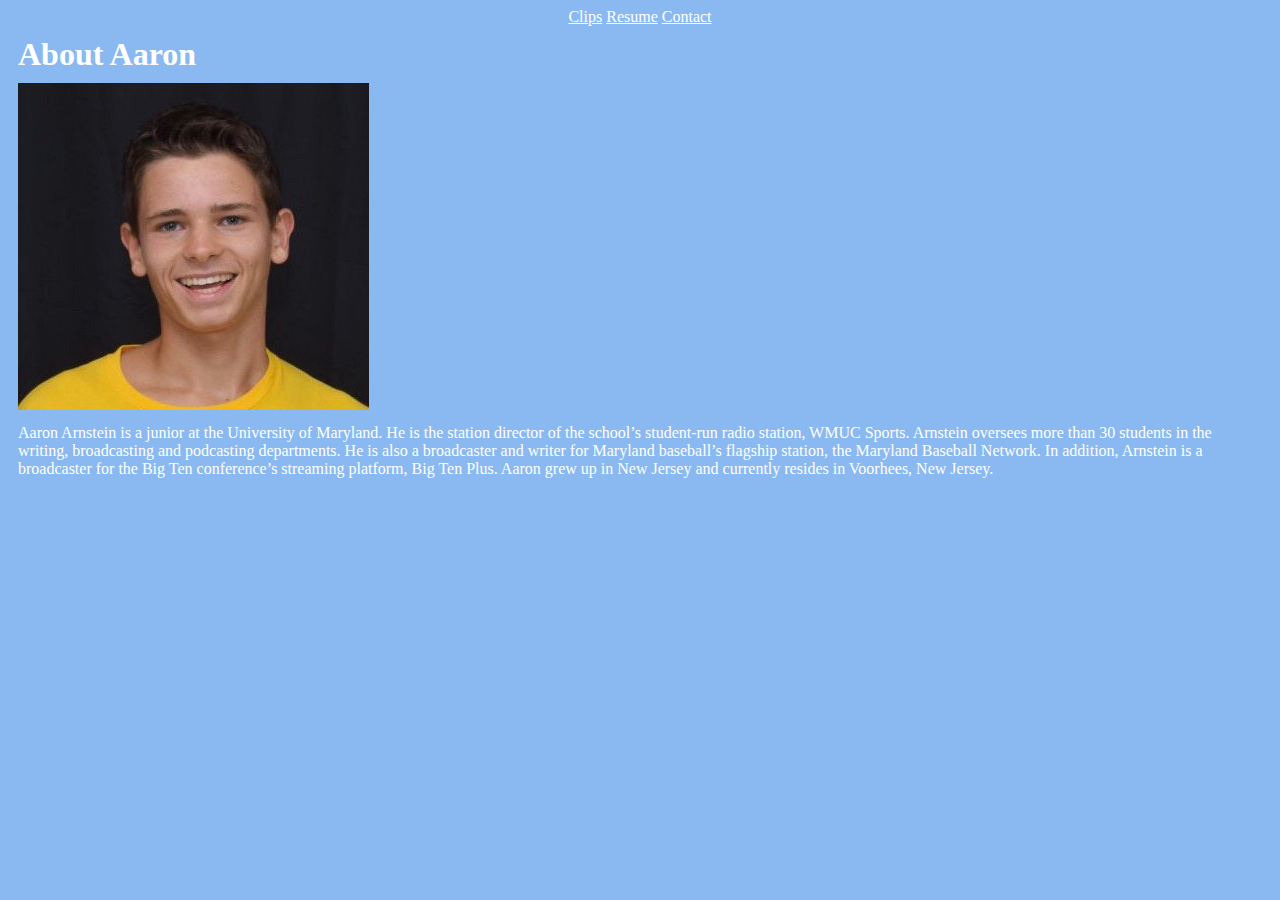
<file: index.html>
<!DOCTYPE html>
<html lang="en">

<head>
    <meta charset="UTF-8">
    <meta name="viewport" content="width=device-width, initial-scale=1.0">
    <meta http-equiv="X-UA-Compatible" content="ie=edge">
    <title>About - Aaron Arnstein</title>
    <meta name="description"
        content="Aaron Arnstein is a junior at the University of Maryland. He is the station director of the school’s student-run radio station, WMUC Sports.">

    <!---->
    <link rel="preconnect" href="https://fonts.googleapis.com">
    <link rel="preconnect" href="https://fonts.gstatic.com" crossorigin>
    <link href="https://fonts.googleapis.com/css2?family=Abyssinica+SIL&family=Orbitron&display=swap" rel="stylesheet">
    <!---->
    <link href="https://cdn.jsdelivr.net/npm/bootstrap@5.2.1/dist/css/bootstrap.min.css" rel="stylesheet"
        integrity="sha384-iYQeCzEYFbKjA/T2uDLTpkwGzCiq6soy8tYaI1GyVh/UjpbCx/TYkiZhlZB6+fzT" crossorigin="anonymous">
    <link rel="stylesheet" href="site/css/site.css">
</head>

<body class="about">
    <div class="spacing>" <main>
        <div class="menu">
            <nav>
                <a href="/clips">Clips</a>
                <a href="/resume">Resume</a>
                <a href="/contact">Contact</a>
            </nav>
        </div>

        <h1>About Aaron</h1>
        <div class="picture">
            <div class="col-md-2">
                <img src="site/images/arnstein_headshot.jpg" alt="Aaron Arnstein" class="img-fluid">

            </div>
            <div class="col-md-6">
            </div>
        </div>
        </main>


        <p>Aaron Arnstein is a junior at the University of Maryland. He is the station director of the school’s
            student-run radio station, WMUC Sports. Arnstein oversees more than 30 students in the writing, broadcasting
            and podcasting departments. He is also a broadcaster and writer for Maryland baseball’s flagship station,
            the Maryland Baseball Network. In addition, Arnstein is a broadcaster for the Big Ten conference’s streaming
            platform, Big Ten Plus. Aaron grew up in New Jersey and currently resides in Voorhees, New Jersey.</p>
    </div>

    <script src="https://cdn.jsdelivr.net/npm/bootstrap@5.2.1/dist/js/bootstrap.bundle.min.js"
        integrity="sha384-u1OknCvxWvY5kfmNBILK2hRnQC3Pr17a+RTT6rIHI7NnikvbZlHgTPOOmMi466C8"
        crossorigin="anonymous"></script>

</body>

</html>
</file>
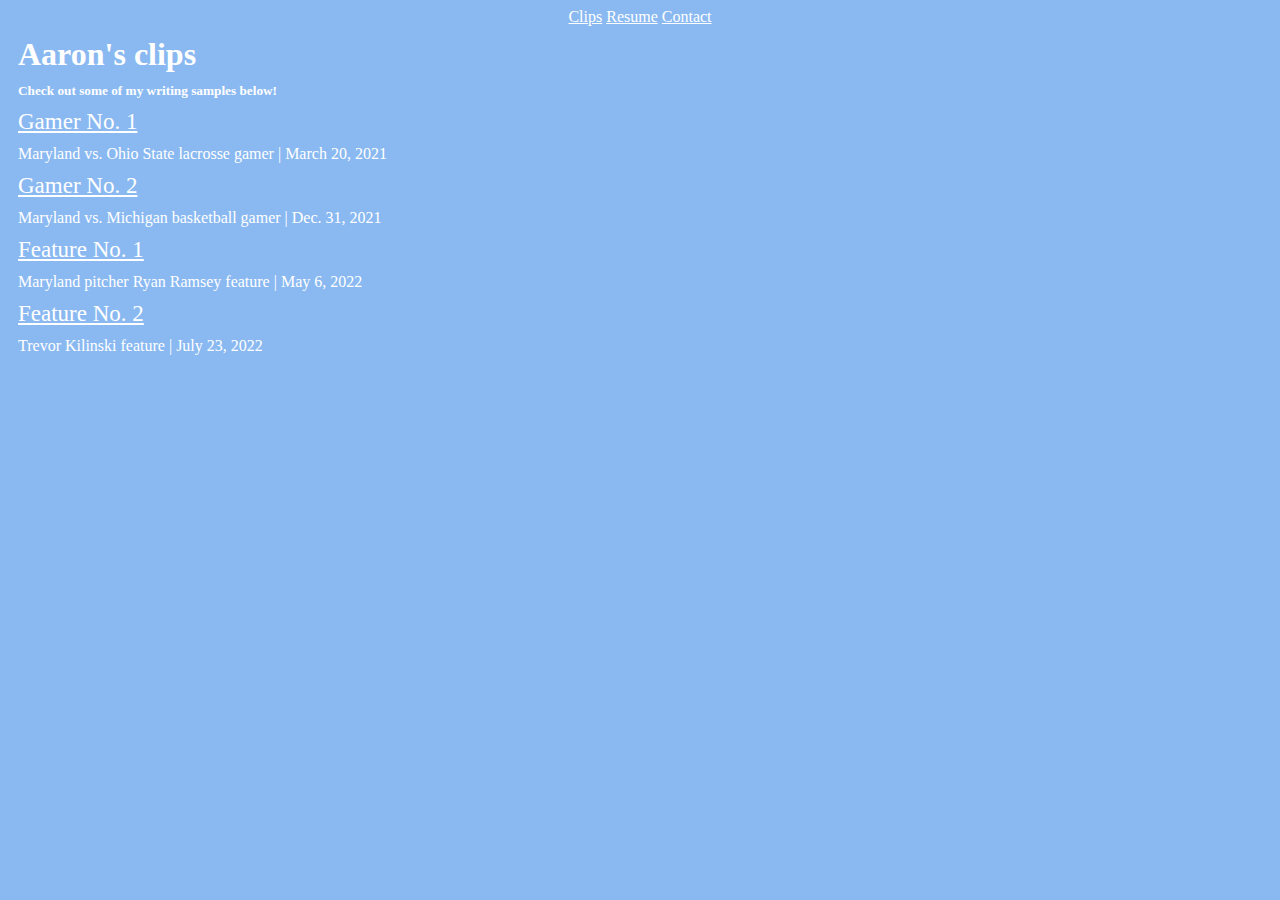
<file: clips/index.html>
<!DOCTYPE html>
<html lang="en">

<head>
    <meta charset="UTF-8">
    <meta name="viewport" content="width=device-width, initial-scale=1.0">
    <meta http-equiv="X-UA-Compatible" content="ie=edge">
    <title>Clips - Aaron Arnstein</title>
    <meta name="description"
        content="Aaron Arnstein is a junior at the University of Maryland. He is the station director of the school’s student-run radio station, WMUC Sports.">

    <!---->
    <link rel="preconnect" href="https://fonts.googleapis.com">
    <link rel="preconnect" href="https://fonts.gstatic.com" crossorigin>
    <link href="https://fonts.googleapis.com/css2?family=Abyssinica+SIL&family=Orbitron&display=swap" rel="stylesheet">
    <!---->
    <link href="https://cdn.jsdelivr.net/npm/bootstrap@5.2.1/dist/css/bootstrap.min.css" rel="stylesheet"
        integrity="sha384-iYQeCzEYFbKjA/T2uDLTpkwGzCiq6soy8tYaI1GyVh/UjpbCx/TYkiZhlZB6+fzT" crossorigin="anonymous">
    <link rel="stylesheet" href="../site/css/site.css">
</head>

<body <main>
    <div class="menu">
        <nav>
            <a href="/clips">Clips</a>
            <a href="/resume">Resume</a>
            <a href="/contact">Contact</a>
        </nav>
    </div>
    </main>

    <h1>Aaron's clips</h1>
    <h5>Check out some of my writing samples below!</h5>

    <div class="navbar-nav">
        <a class="nav-link active" aria-current="page"
            href="http://wmucsports.net/no-3-maryland-lacrosse-thwarts-off-comeback-attempt-by-no-13-ohio-state-in-16-8-victory/"
            <a class="nav-link" href="/Gamer No. 1">Gamer No. 1</a>
    </div>
    <p>Maryland vs. Ohio State lacrosse gamer | March 20, 2021 </p>

    <div class="navbar-nav">
        <a class="nav-link active" aria-current="page"
            href="http://wmucsports.net/marylands-defense-falters-as-they-fall-84-70-to-no-16-michigan/" <a
            class="nav-link" href="/Gamer No. 2">Gamer No. 2</a>
    </div>
    <p>Maryland vs. Michigan basketball gamer | Dec. 31, 2021 </p>


    <div class="navbar-nav">
        <a class="nav-link active" aria-current="page" href="https://njcollegebaseballnation.ghost.io/perfect-timing/"
            <a class="nav-link" href="/Feature No. 1">Feature No. 1</a>
    </div>
    <p>Maryland pitcher Ryan Ramsey feature | May 6, 2022 </p>

    <div class="navbar-nav">
        <a class="nav-link active" aria-current="page"
            href="https://njcollegebaseballnation.ghost.io/baseball-and-boating-trevor-kilinskis-dream-summer/" <a
            class="nav-link" href="/Feature No. 2">Feature No. 2</a>
    </div>
    <p>Trevor Kilinski feature | July 23, 2022 </p>


    <script src="https://cdn.jsdelivr.net/npm/bootstrap@5.2.1/dist/js/bootstrap.bundle.min.js"
        integrity="sha384-u1OknCvxWvY5kfmNBILK2hRnQC3Pr17a+RTT6rIHI7NnikvbZlHgTPOOmMi466C8"
        crossorigin="anonymous"></script>

</body>

</html>
</file>
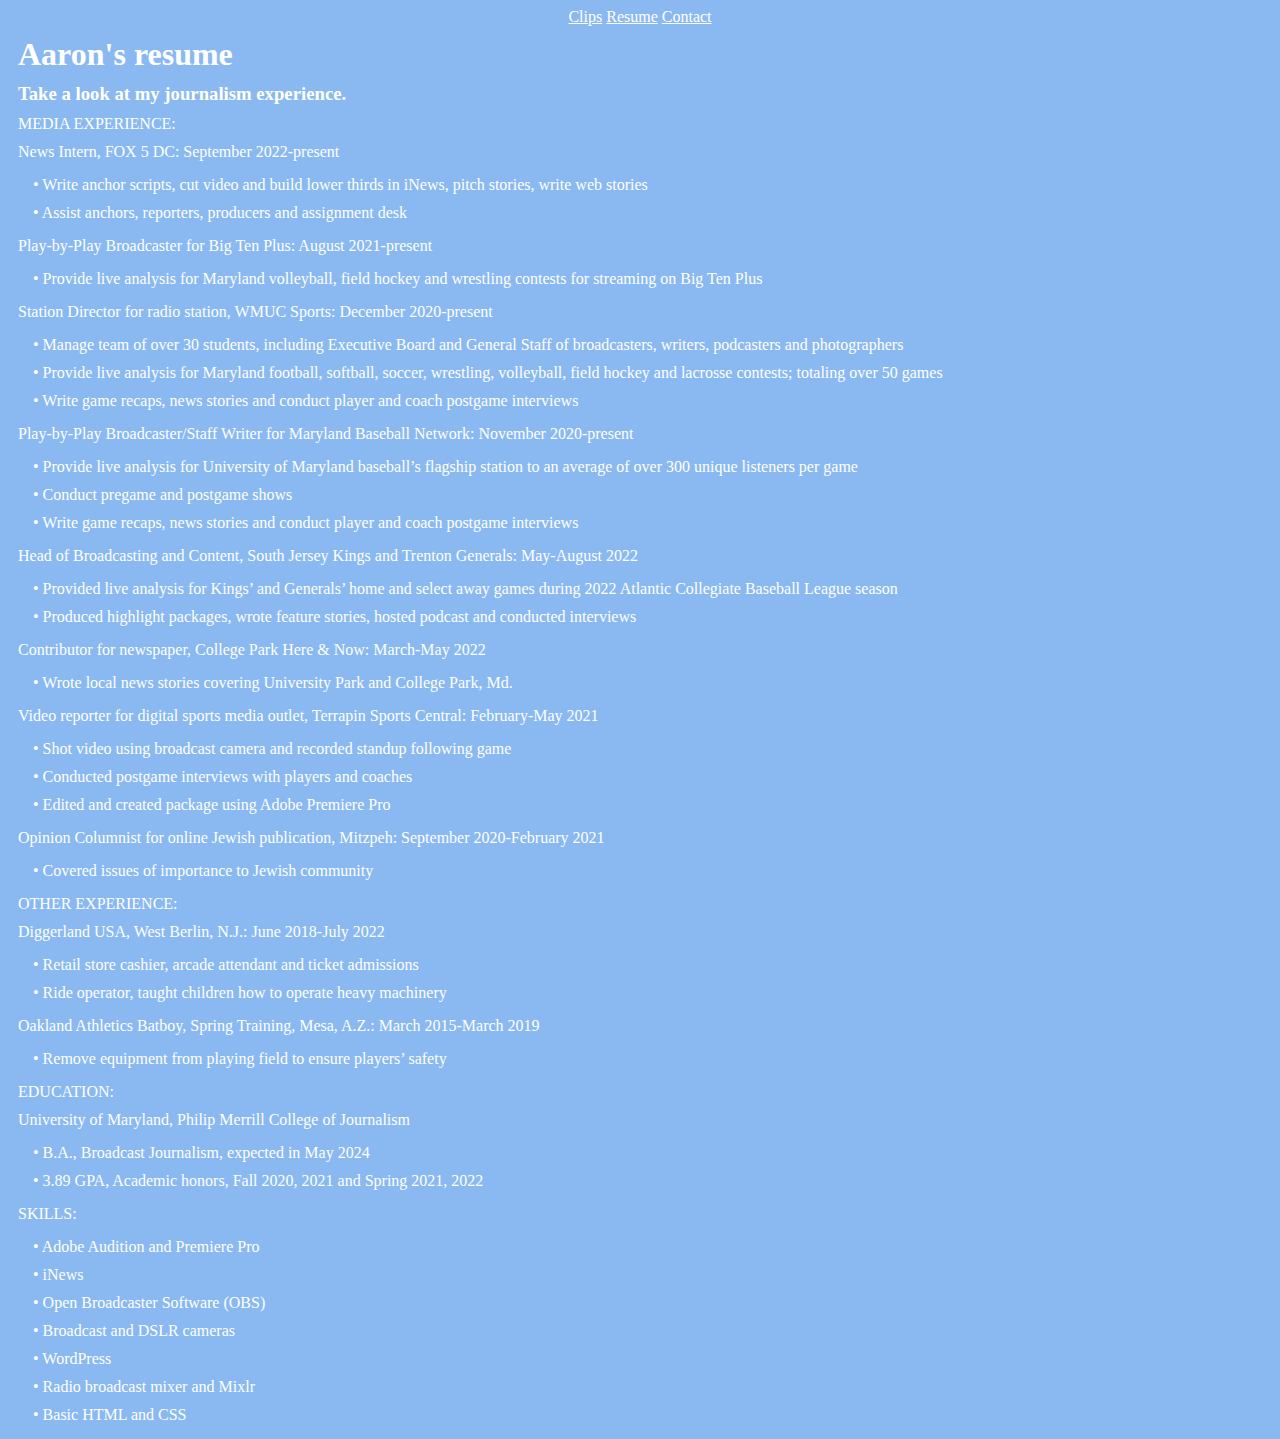
<file: resume/index.html>
<!DOCTYPE html>
<html lang="en">

<head>
    <meta charset="UTF-8">
    <meta name="viewport" content="width=device-width, initial-scale=1.0">
    <meta http-equiv="X-UA-Compatible" content="ie=edge">
    <title>Resume - Aaron Arnstein</title>
    <meta name="description"
        content="Aaron Arnstein is a junior at the University of Maryland. He is the station director of the school’s student-run radio station, WMUC Sports.">

    <!---->
    <link rel="preconnect" href="https://fonts.googleapis.com">
    <link rel="preconnect" href="https://fonts.gstatic.com" crossorigin>
    <link href="https://fonts.googleapis.com/css2?family=Abyssinica+SIL&family=Orbitron&display=swap" rel="stylesheet">
    <!---->
    <link href="https://cdn.jsdelivr.net/npm/bootstrap@5.2.1/dist/css/bootstrap.min.css" rel="stylesheet"
        integrity="sha384-iYQeCzEYFbKjA/T2uDLTpkwGzCiq6soy8tYaI1GyVh/UjpbCx/TYkiZhlZB6+fzT" crossorigin="anonymous">
    <link rel="stylesheet" href="../site/css/site.css">
</head>

<body <main>
    <div class="menu">
        <nav>
            <a href="/clips">Clips</a>
            <a href="/resume">Resume</a>
            <a href="/contact">Contact</a>
        </nav>
    </div>
    </main>

    <h1>Aaron's resume</h1>
    <h3>Take a look at my journalism experience.</h3>

    <h7>MEDIA EXPERIENCE:</h7>
    <p>News Intern, FOX 5 DC: September 2022-present</p>
    <div class="resume-list">
        <p>• Write anchor scripts, cut video and build lower thirds in iNews, pitch stories, write web stories</p>
        <p>• Assist anchors, reporters, producers and assignment desk</p>
    </div>
    <p>Play-by-Play Broadcaster for Big Ten Plus: August 2021-present</p>
    <div class="resume-list">
        <p>• Provide live analysis for Maryland volleyball, field hockey and wrestling contests for streaming on Big Ten
            Plus</p>
    </div>
    <p>Station Director for radio station, WMUC Sports: December 2020-present</p>
    <div class="resume-list">
        <p>• Manage team of over 30 students, including Executive Board and General Staff of broadcasters, writers,
            podcasters and photographers</p>
        <p>• Provide live analysis for Maryland football, softball, soccer, wrestling, volleyball, field hockey and
            lacrosse contests; totaling over 50 games</p>
        <p>• Write game recaps, news stories and conduct player and coach postgame interviews</p>
    </div>
    <p>Play-by-Play Broadcaster/Staff Writer for Maryland Baseball Network: November 2020-present</p>
    <div class="resume-list">
        <p>• Provide live analysis for University of Maryland baseball’s flagship station to an average of over 300
            unique listeners per game</p>
        <p>• Conduct pregame and postgame shows</p>
        <p>• Write game recaps, news stories and conduct player and coach postgame interviews</p>
    </div>
    <p>Head of Broadcasting and Content, South Jersey Kings and Trenton Generals: May-August 2022</p>
    <div class="resume-list">
        <p>• Provided live analysis for Kings’ and Generals’ home and select away games during 2022 Atlantic Collegiate
            Baseball League season</p>
        <p>• Produced highlight packages, wrote feature stories, hosted podcast and conducted interviews</p>
    </div>
    <p>Contributor for newspaper, College Park Here & Now: March-May 2022</p>
    <div class="resume-list">
        <p>• Wrote local news stories covering University Park and College Park, Md.</p>
    </div>
    <p>Video reporter for digital sports media outlet, Terrapin Sports Central: February-May 2021</p>
    <div class="resume-list">
        <p>• Shot video using broadcast camera and recorded standup following game</p>
        <p>• Conducted postgame interviews with players and coaches</p>
        <p>• Edited and created package using Adobe Premiere Pro</p>
    </div>
    <p>Opinion Columnist for online Jewish publication, Mitzpeh: September 2020-February 2021</p>
    <div class="resume-list">
        <p>• Covered issues of importance to Jewish community</p>
    </div>
    <h7>OTHER EXPERIENCE:</h7>
    <p>Diggerland USA, West Berlin, N.J.: June 2018-July 2022</p>
    <div class="resume-list">
        <p>• Retail store cashier, arcade attendant and ticket admissions</p>
        <p>• Ride operator, taught children how to operate heavy machinery</p>
    </div>
    <p>Oakland Athletics Batboy, Spring Training, Mesa, A.Z.: March 2015-March 2019</p>
    <div class="resume-list">
        <p>• Remove equipment from playing field to ensure players’ safety</p>
    </div>
    <h7>EDUCATION:</h7>
    <p>University of Maryland, Philip Merrill College of Journalism</p>
    <div class="resume-list">
        <p>• B.A., Broadcast Journalism, expected in May 2024</p>
        <p>• 3.89 GPA, Academic honors, Fall 2020, 2021 and Spring 2021, 2022</p>
    </div>
    <h7>SKILLS:</h7>
    <div class="resume-list">
        <p>• Adobe Audition and Premiere Pro</p>
        <p>• iNews</p>
        <p>• Open Broadcaster Software (OBS)</p>
        <p>• Broadcast and DSLR cameras</p>
        <p>• WordPress</p>
        <p>• Radio broadcast mixer and Mixlr</p>
        <p>• Basic HTML and CSS</p>
    </div>


    <script src="https://cdn.jsdelivr.net/npm/bootstrap@5.2.1/dist/js/bootstrap.bundle.min.js"
        integrity="sha384-u1OknCvxWvY5kfmNBILK2hRnQC3Pr17a+RTT6rIHI7NnikvbZlHgTPOOmMi466C8"
        crossorigin="anonymous"></script>

</body>

</html>
</file>
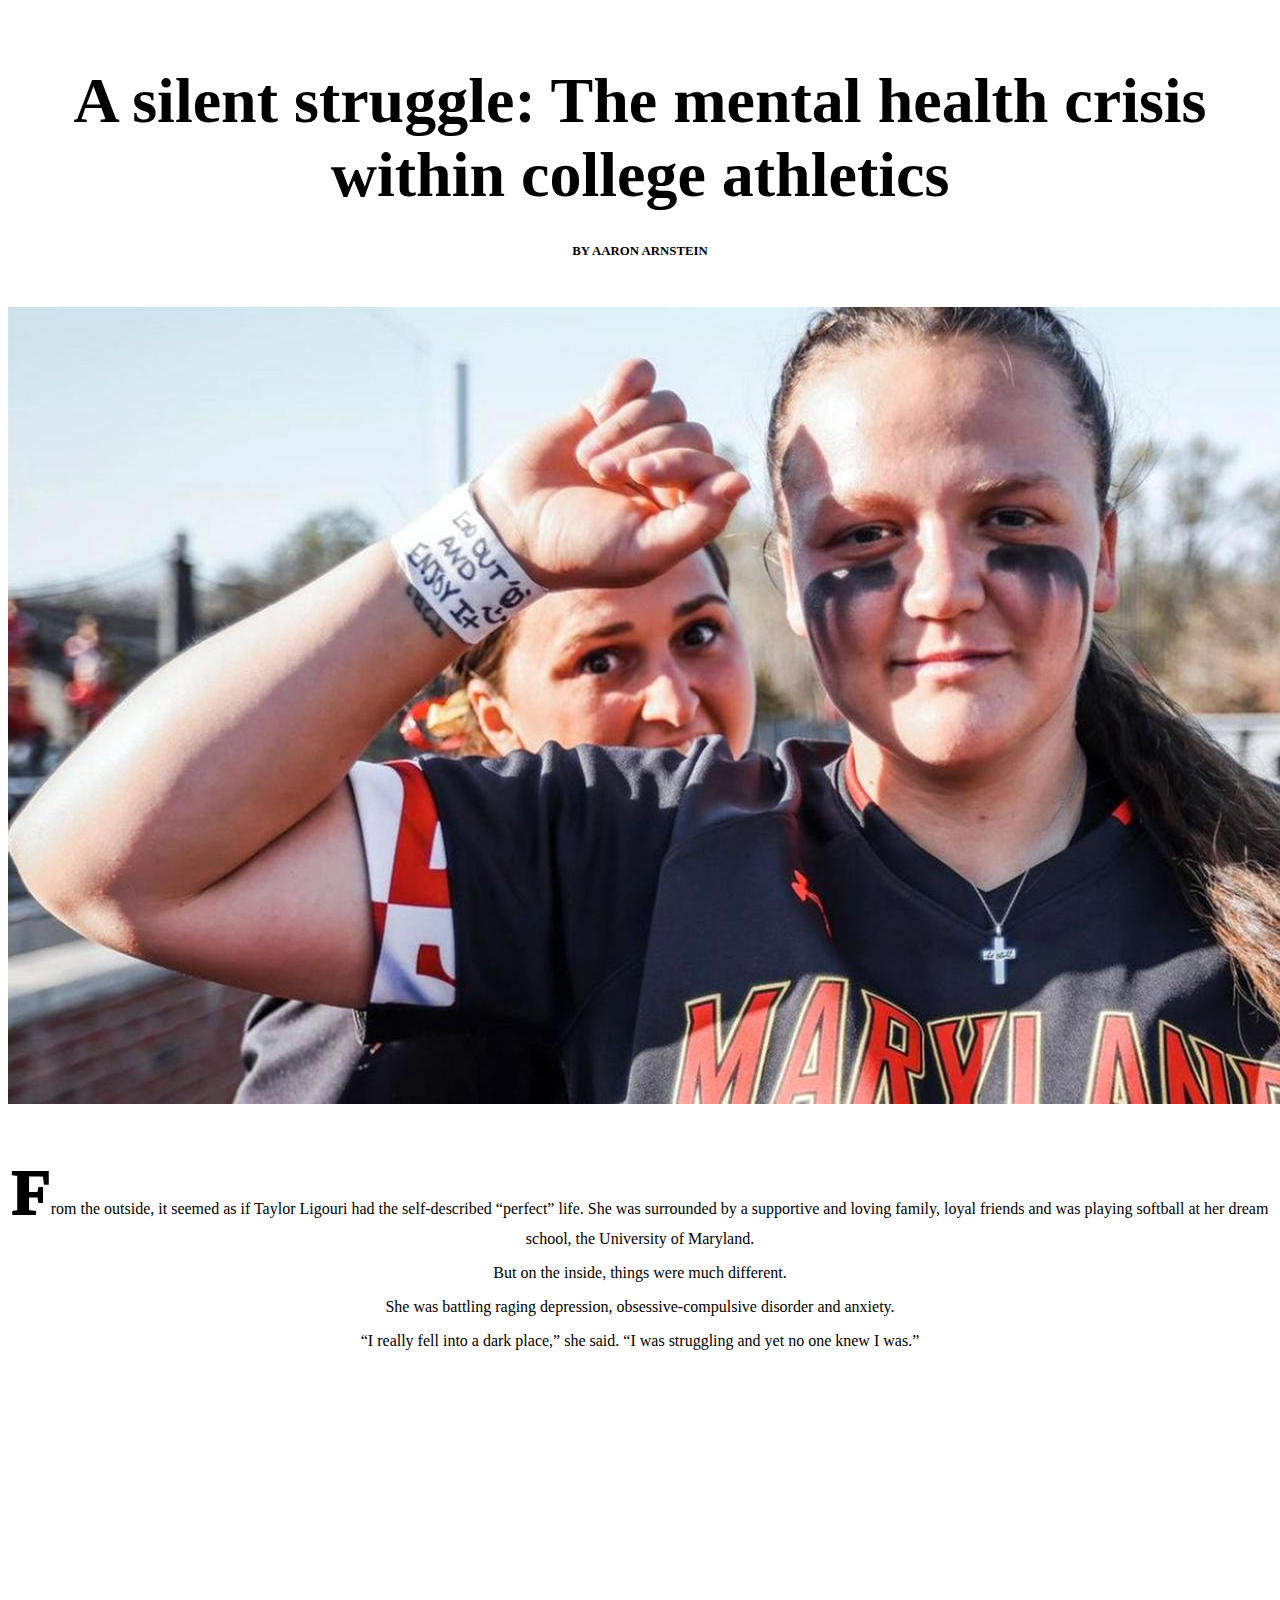
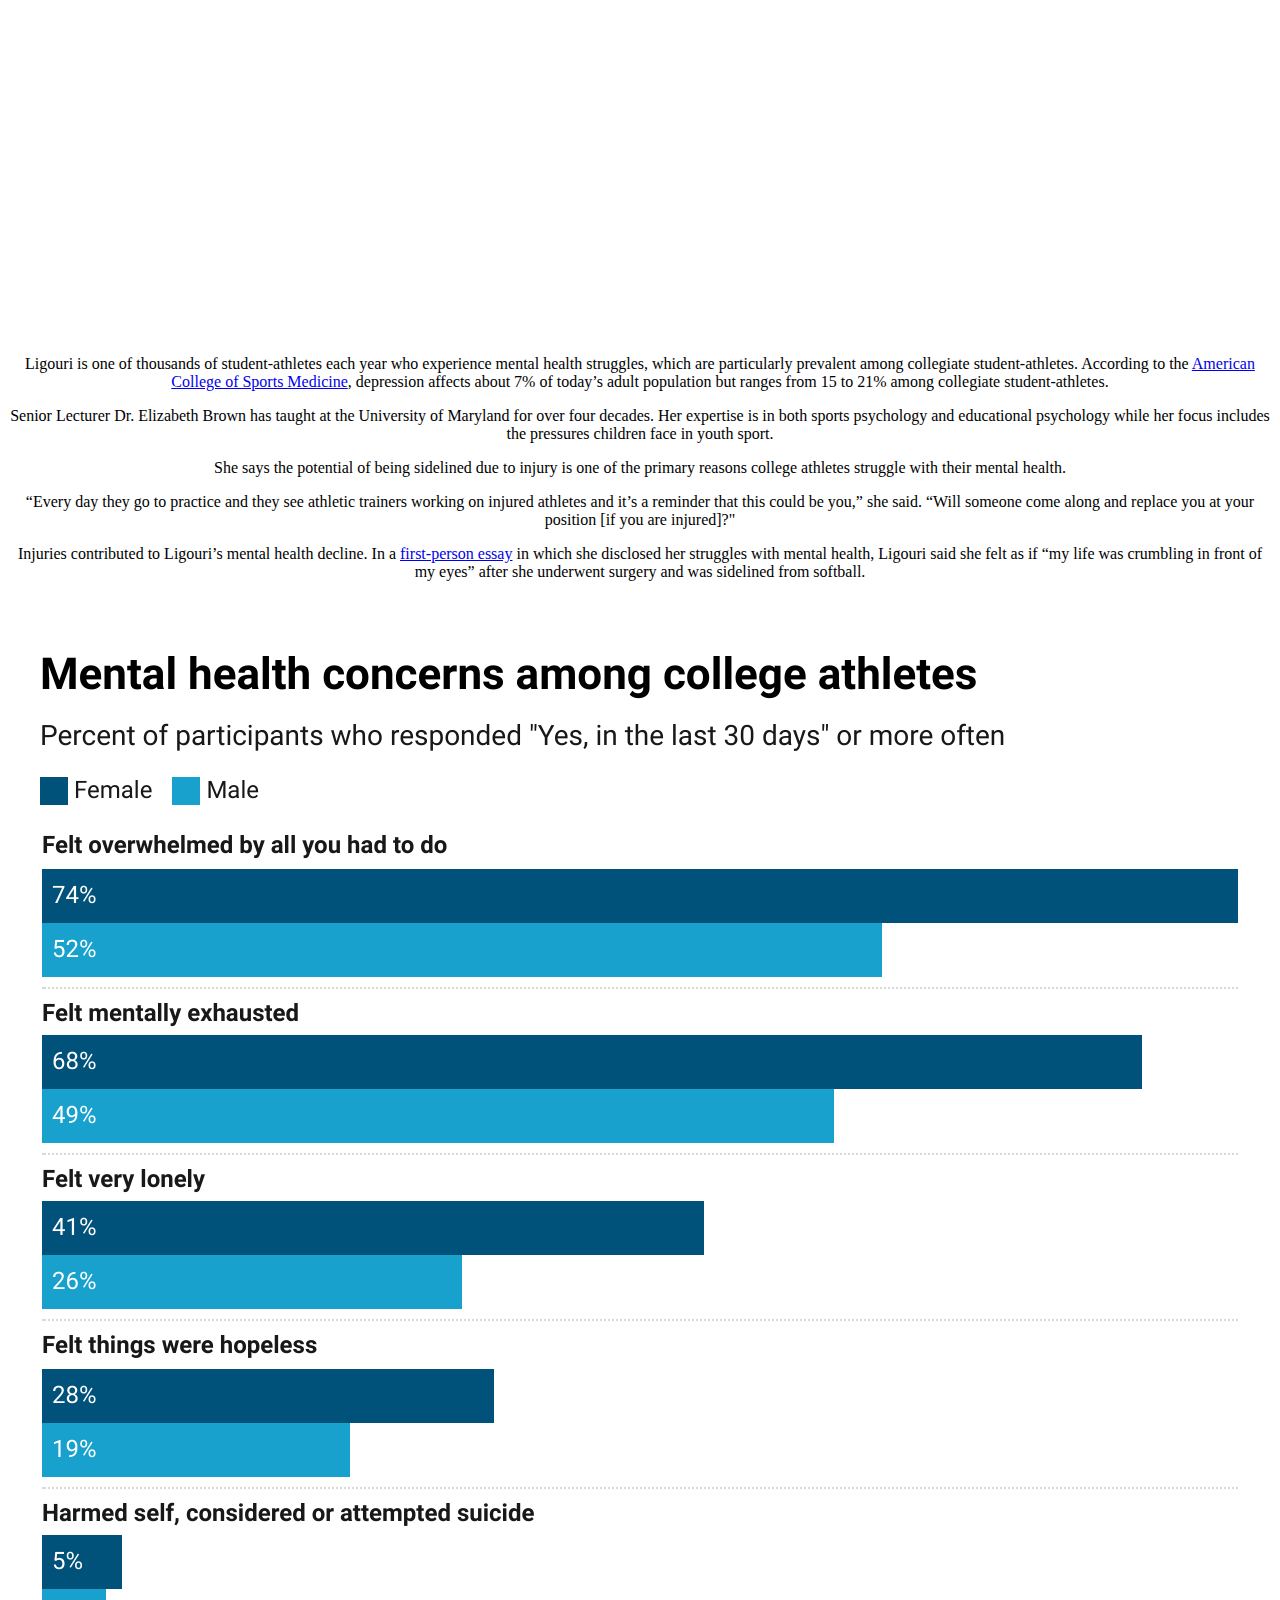
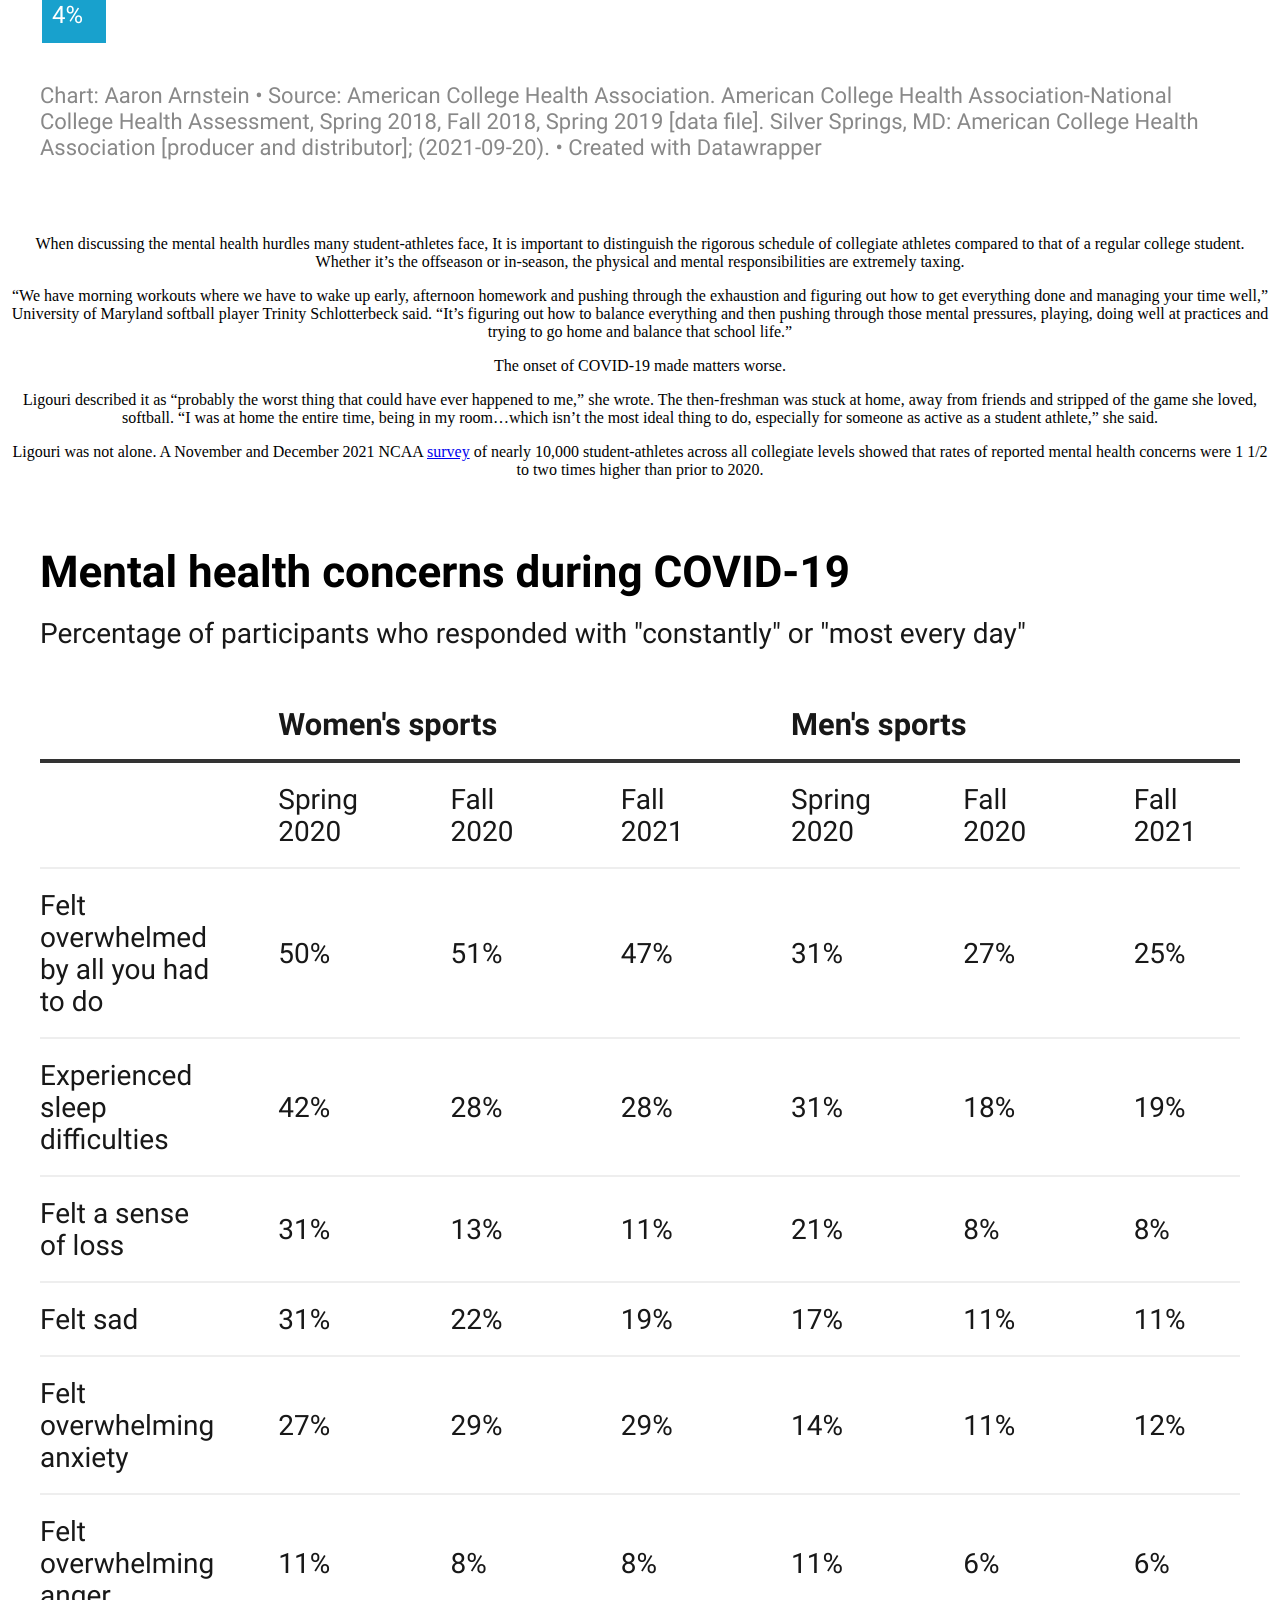
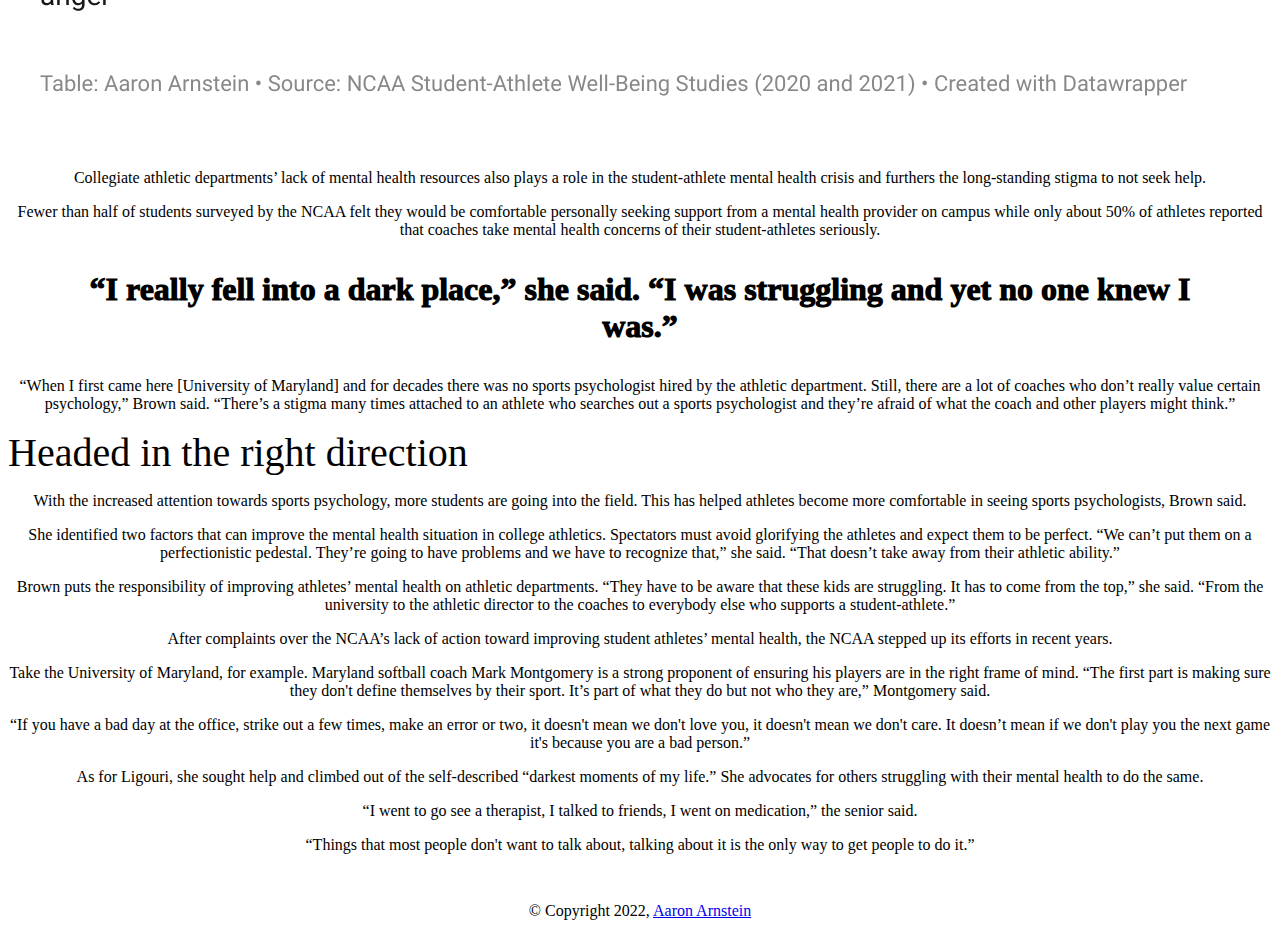
<file: j352/final/index.html>
<!DOCTYPE html>
<html lang="en">

<head>
    <meta charset="UTF-8">
    <meta name="viewport" content="width=device-width, initial-scale=1.0">
    <meta http-equiv="X-UA-Compatible" content="ie=edge">
    <title>Mental health among student-athletes</title>
    <meta name="description"
        content="Taylor Ligouri is one of thousands of student-athletes each year who experience mental health struggles, which are particularly prevalent among collegiate student-athletes.">
    <link href="https://cdn.jsdelivr.net/npm/bootstrap@5.2.1/dist/css/bootstrap.min.css" rel="stylesheet"
        integrity="sha384-iYQeCzEYFbKjA/T2uDLTpkwGzCiq6soy8tYaI1GyVh/UjpbCx/TYkiZhlZB6+fzT" crossorigin="anonymous">
    <link href="https://cdn.knightlab.com/libs/soundcite/latest/css/player.css" rel="stylesheet" type="text/css">
    <link rel="preconnect" href="https://fonts.googleapis.com">
    <link rel="preconnect" href="https://fonts.gstatic.com" crossorigin>
    <link
        href="https://fonts.googleapis.com/css2?family=Barlow+Semi+Condensed:ital,wght@0,100;0,200;0,400;1,100;1,200;1,400&display=swap"
        rel="stylesheet">
    <link rel="stylesheet" href="css/final.css">
</head>

<body>
    <div class="container">
        <h1>A silent struggle: The mental health crisis within college athletics</h1>

        <h4> By Aaron Arnstein </h4>
        <section>
            <div class="row">
                <div class="col-lg-12">
                    <img src="images/ligouri_pic.jpeg" alt="Taylor Ligouri" class="img-fluid" />
                </div>
            </div>

        </section>
        <p class="dropcap">
            From the outside, it seemed as if Taylor Ligouri had the self-described “perfect” life. She was
            surrounded by a supportive and loving family, loyal friends and was playing softball at her dream
            school, the University of Maryland. </p>

        <p> But on the inside, things were much different. </p>

        <p> She was battling raging depression, obsessive-compulsive disorder and anxiety. </p>

        <p> “I really fell into a dark place,” she said. “I was struggling and yet no one knew I was.” </p>

        <section>
            <iframe width="100%" height="505" src="https://www.youtube.com/embed/U9IoW2a7xyI"
                title="YouTube video player" frameborder="0"
                allow="accelerometer; autoplay; clipboard-write; encrypted-media; gyroscope; picture-in-picture"
                allowfullscreen></iframe>

        </section>
        <p>Ligouri is one of thousands of student-athletes each year who experience mental health struggles,
            which are particularly prevalent among collegiate student-athletes. According to the <a
                href="https://journals.lww.com/acsm-csmr/fulltext/2015/01000/depression_in_athletes__prevalence_and_risk.17.aspx#O6-17-4">American
                College of Sports Medicine</a>, depression affects about 7% of today’s adult population but
            ranges from 15 to 21% among collegiate student-athletes.</p>

        <p> Senior Lecturer Dr. Elizabeth Brown has taught at the University of Maryland for over four decades.
            Her expertise is in both sports psychology and educational psychology while her focus includes the
            pressures children face in youth sport. </p>

        <p> She says the potential of being sidelined due to injury is one of the primary reasons college
            athletes struggle with their mental health. </p>

        <p>“Every day they go to practice and they see athletic trainers working on injured athletes and it’s a
            reminder that this could be you,” she said. “Will someone come along and replace you at your
            position [if you are injured]?" </p>

        <p>Injuries contributed to Ligouri’s mental health decline. In a <a
                href="https://umterps.com/news/2022/5/6/softball-in-her-own-words-taylor-liguori-mental-health-is-health.aspx">first-person
                essay</a> in which she disclosed her struggles with mental health, Ligouri said she felt as if
            “my life was crumbling in front of my eyes” after she underwent surgery and was sidelined from
            softball.</p>
        <section>
            <div class="row">
                <div class="col-lg-8">
                    <img src="images/7FPmk-mental-health-concerns-among-college-athletes-.png"
                        alt="Mental health concerns chart" class="img-fluid" />
                </div>
            </div>
        </section>
        <p>When discussing the mental health hurdles many student-athletes face, It is important to
            distinguish the rigorous schedule of collegiate athletes compared to that of a regular college
            student. Whether it’s the offseason or in-season, the physical and mental responsibilities are
            extremely taxing.</p>

        <p>“We have morning workouts where we have to wake up early, afternoon homework and pushing through
            the exhaustion and figuring out how to get everything done and managing your time well,”
            University of Maryland softball player Trinity Schlotterbeck said. “It’s figuring out how to
            balance everything and then pushing through those mental pressures, playing, doing well at
            practices and trying to go home and balance that school life.”</p>

        <p> The onset of COVID-19 made matters worse. </p>

        <p>Ligouri described it as “probably the worst thing that could have ever happened to me,” she
            wrote. The then-freshman was stuck at home, away from friends and stripped of the game she
            loved, softball. “I was at home the entire time, being in my room…which isn’t the most ideal
            thing to do, especially for someone as active as a student athlete,” she said.</p>

        <p>Ligouri was not alone. A November and December 2021 NCAA <a
                href="https://ncaaorg.s3.amazonaws.com/research/other/2020/2022RES_NCAA-SA-Well-BeingSurveyPPT.pdf">survey</a>
            of nearly 10,000 student-athletes across all collegiate levels showed that rates of reported
            mental health concerns were 1 1/2 to two times higher than prior to 2020. </p>
        <section>
            <div class="row">
                <div class="col-lg-8">
                    <img src="images/rLqwU-mental-health-concerns-during-covid-19.png"
                        alt="Mental health concerns during pandemic" class="img-fluid" />
                </div>
            </div>
        </section>
        <p> Collegiate athletic departments’ lack of mental health resources also plays a role in the
            student-athlete mental health crisis and furthers the long-standing stigma to not seek help.
        </p>

        <p>Fewer than half of students surveyed by the NCAA felt they would be comfortable personally
            seeking support from a mental health provider on campus while only about 50% of athletes
            reported that coaches take mental health concerns of their student-athletes seriously. </p>

        <blockquote class="blockquote">
            <p>“I really fell into a dark place,” she said. “I was struggling and yet no one knew I was.”
            </p>
        </blockquote>


        <p>“When I first came here [University of Maryland] and for decades there was no sports
            psychologist hired by the athletic department. Still, there are a lot of coaches who don’t
            really value certain psychology,” Brown said. “There’s a stigma many times attached to an
            athlete who searches out a sports psychologist and they’re afraid of what the coach and
            other players might think.” </p>

        <section class="section">
            <div class="header-one">
                Headed in the right direction
            </div>
        </section>


        <p> With the increased attention towards sports psychology, more students are going into the field.
            This has helped athletes become more comfortable in seeing sports psychologists, Brown said.
        </p>

        <p>She identified two factors that can improve the mental health situation in college athletics.
            Spectators must avoid glorifying the athletes and expect them to be perfect. “We can’t put them
            on a perfectionistic pedestal. They’re going to have problems and we have to recognize that,”
            she said. “That doesn’t take away from their athletic ability.” </p>

        <p>Brown puts the responsibility of improving athletes’ mental health on athletic departments. “They
            have to be aware that these kids are struggling. It has to come from the top,” she said. “From
            the university to the athletic director to the coaches to everybody else who supports a
            student-athlete.”</p>

        <p>After complaints over the NCAA’s lack of action toward improving student athletes’ mental health, the
            NCAA stepped up its efforts in recent years.</p>

        <p>Take the University of Maryland, for example. Maryland softball
            coach Mark Montgomery is a strong proponent of ensuring his players are in the right frame of
            mind. “The first part is making sure they don't define themselves by their sport. It’s part of
            what they do but not who they are,” Montgomery said.</p>

        <p>“If you have a bad day at the office, strike out a few times, make an error or two, it doesn't
            mean we don't love you, it doesn't mean we don't care. It doesn’t mean if we don't play you the
            next game it's because you are a bad person.”</p>

        <p>As for Ligouri, she sought help and climbed out of the self-described “darkest moments of my
            life.” She advocates for others struggling with their mental health to do the same.</p>

        <p> “I went to go see a therapist, I talked to friends, I went on medication,” the senior said. </p>

        <p> “Things that most people don't want to talk about, talking about it is the only way to get
            people to do it.” </p>


        <section>
        </section>
        <footer>
            <p> &copy; Copyright 2022, <a href="https://aaronarnstein.github.io">Aaron Arnstein</a>
            </p>
        </footer>

    </div>
</body>

</html>
</file>
<file: site/css/site.css>
body {
    background: #8AB9F1;
    color: #FFFFFF;
    font-family: 'Abysinica SIL'

}

.spacing {
    margin: 10px;
}

.menu {
    text-align: center;
}

.picture {
    margin: 10px;
}

h1 {
    margin: 10px;
}

h3 {
    margin: 10px;
}

h5 {
    margin: 10px;
}

h7 {
    margin: 10px;
}

.navbar-nav {
    margin: 10px;
    font-size: 23px;
}

p {
    margin: 10px;
}

.resume-list {
    margin: 15px;
}

* a {
    color: #ffffff;
}
</file>
<file: j352/final/css/final.css>
body {
   font-family: 'Times New Roman', sans-serif;
   text-align: center;
   color: black;

}

.dropcap:first-letter {
   font-weight: 1000;
   font-size: 4em;

}

h1 {
   font-size: 4em;
   margin: 1em 0 0.5em 0;
}

h4 {
   font-weight: 800;
   text-transform: uppercase;
   font-size: 0.8em;
   margin: 0 0 1em 0;
}

section {

   margin: 3em 0;
}

.section {
   margin: 1em 0;
}

.blockquote {
   font-weight: 1000;
   font-size: 2em;

}

.header-one {
   text-align: left;
   font-size: 2.5em;

}


@media (max-width: 400px) {
   h1 {
      font-size: 1em;
   }

   .blockquote {
      font-size: 1em;
   }
}
</file>
